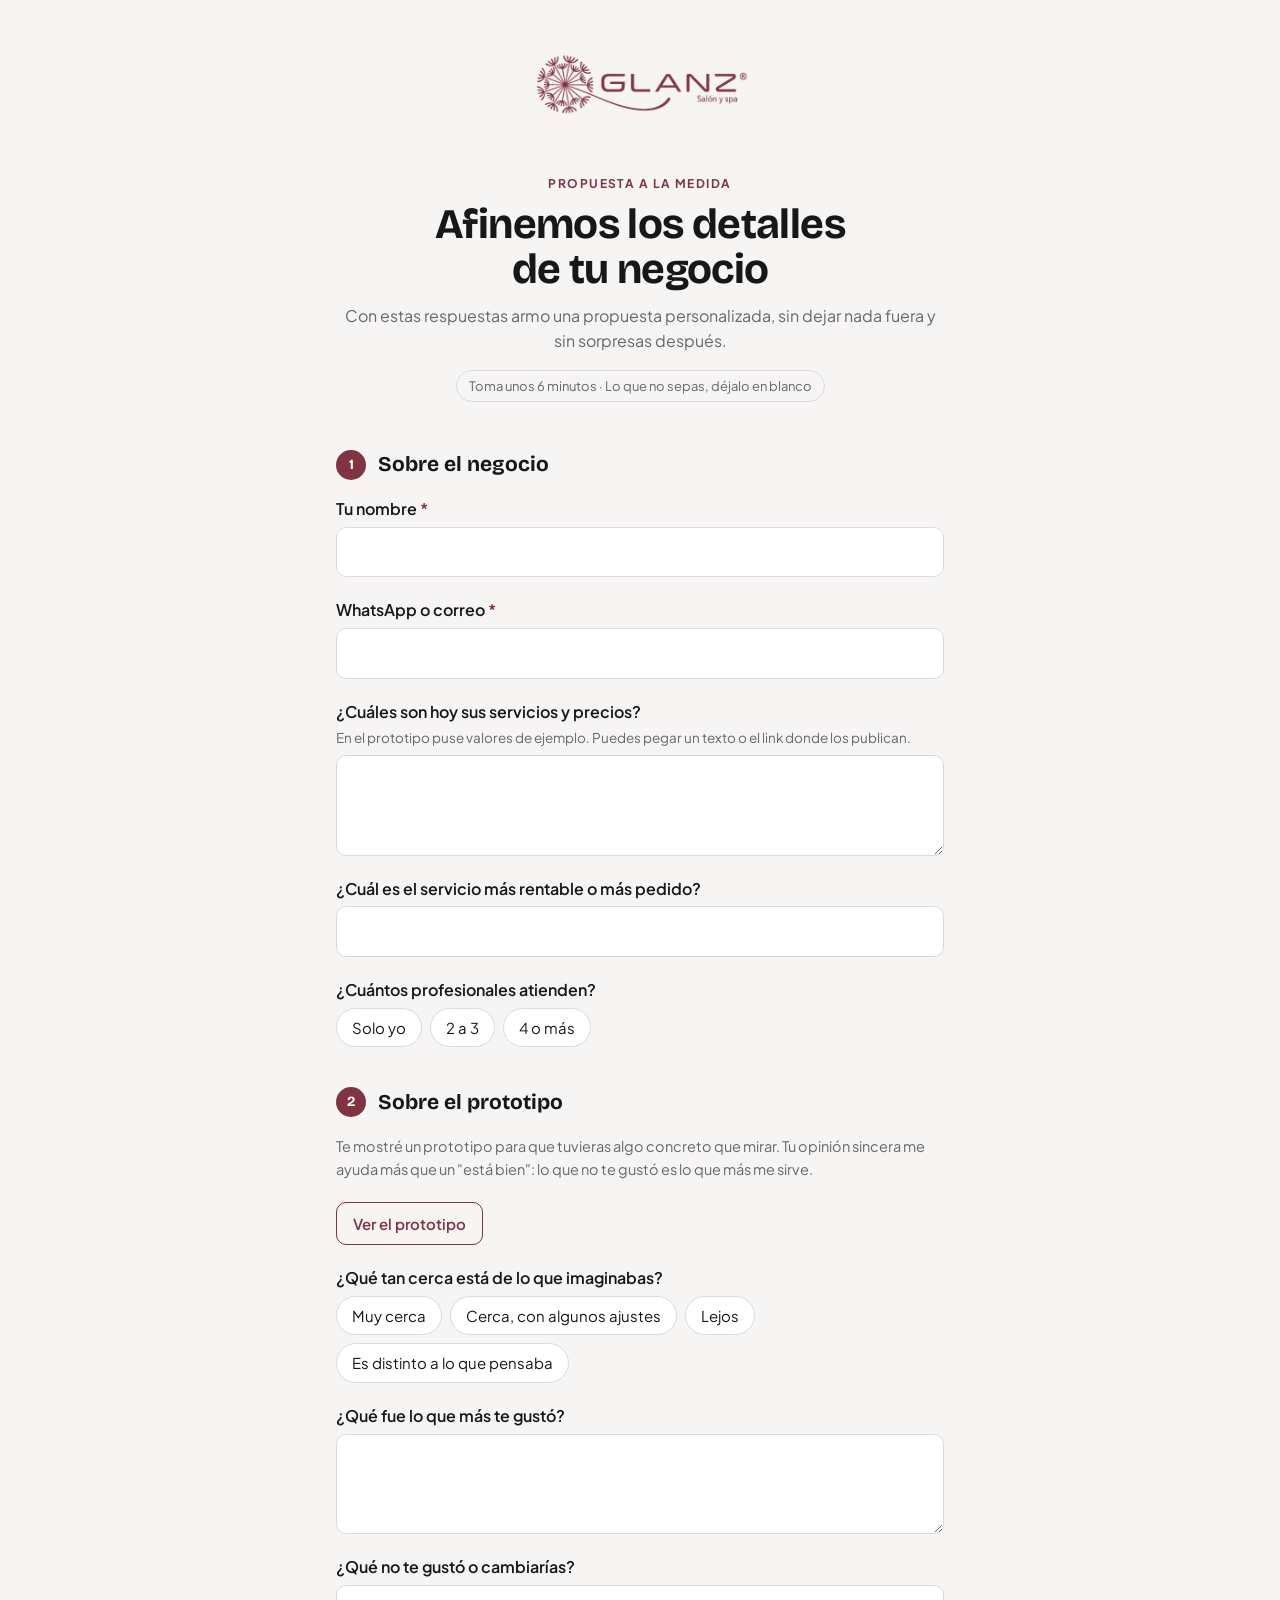
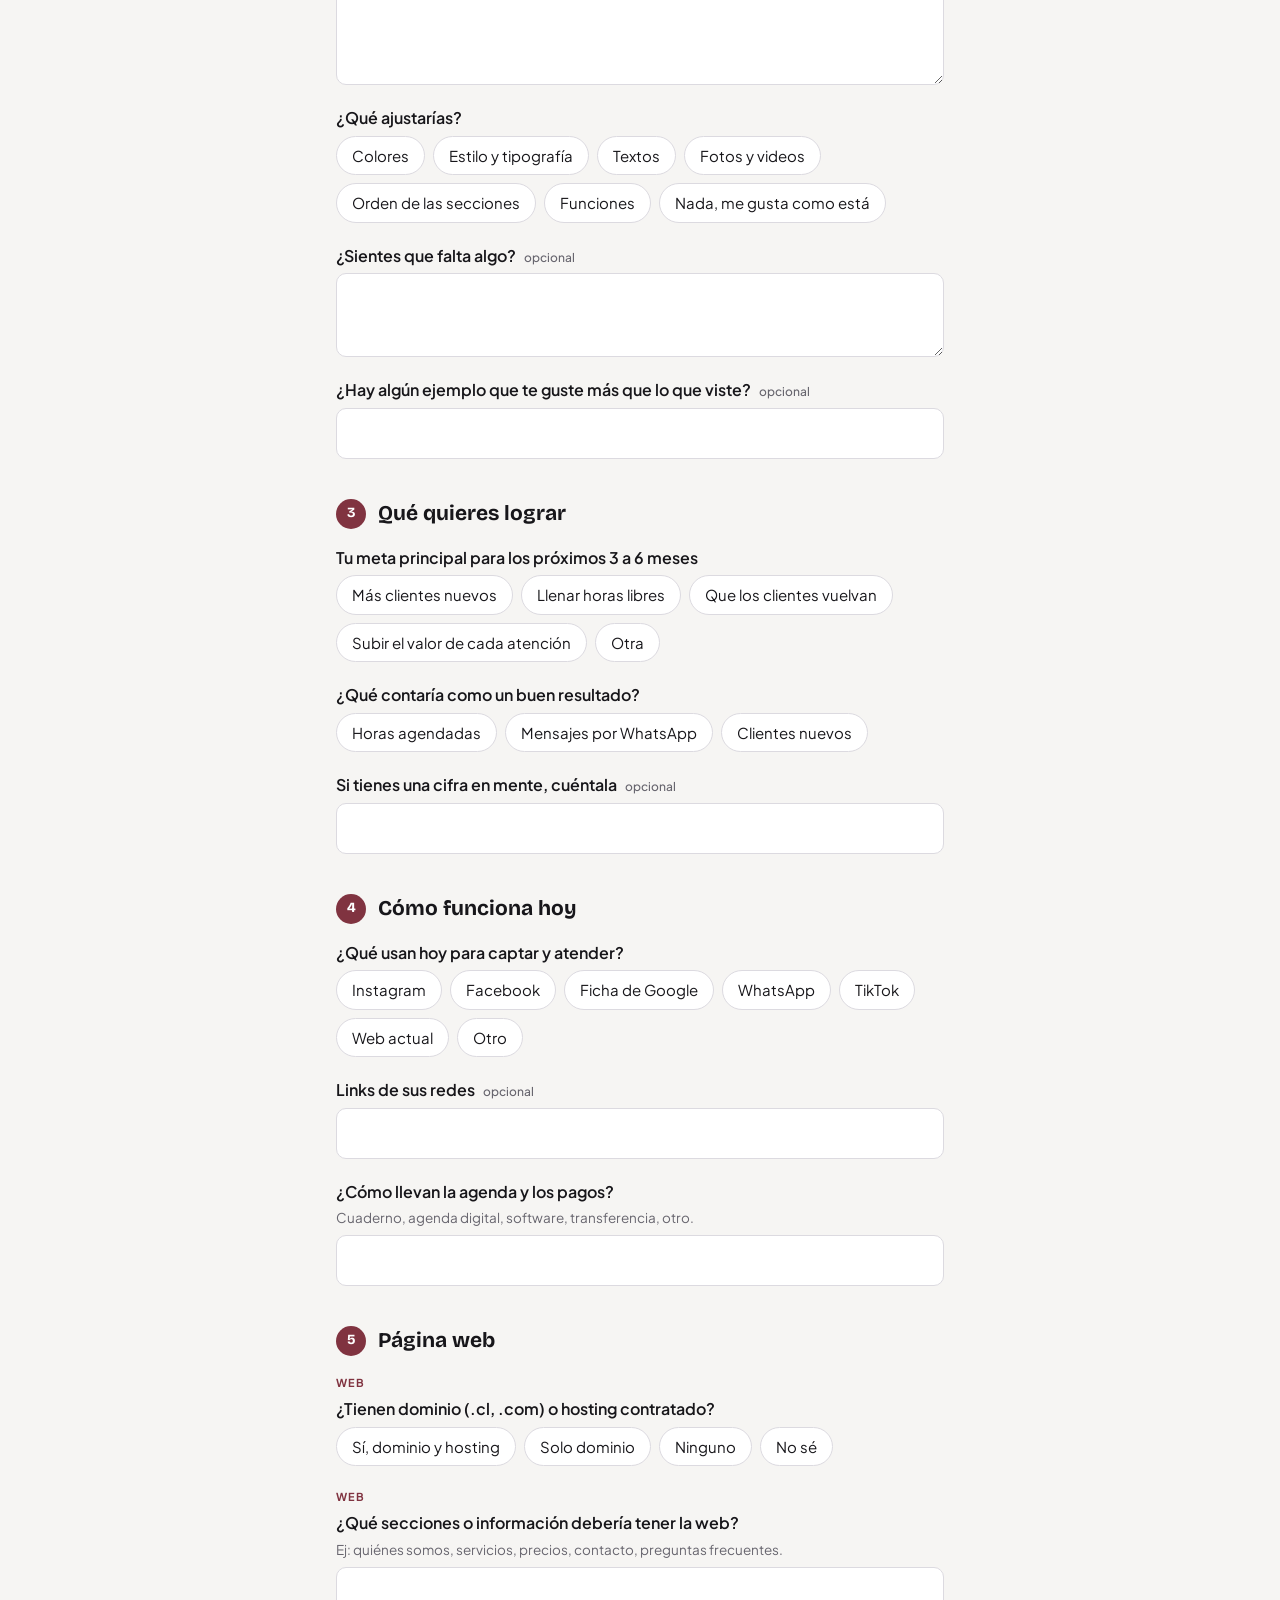
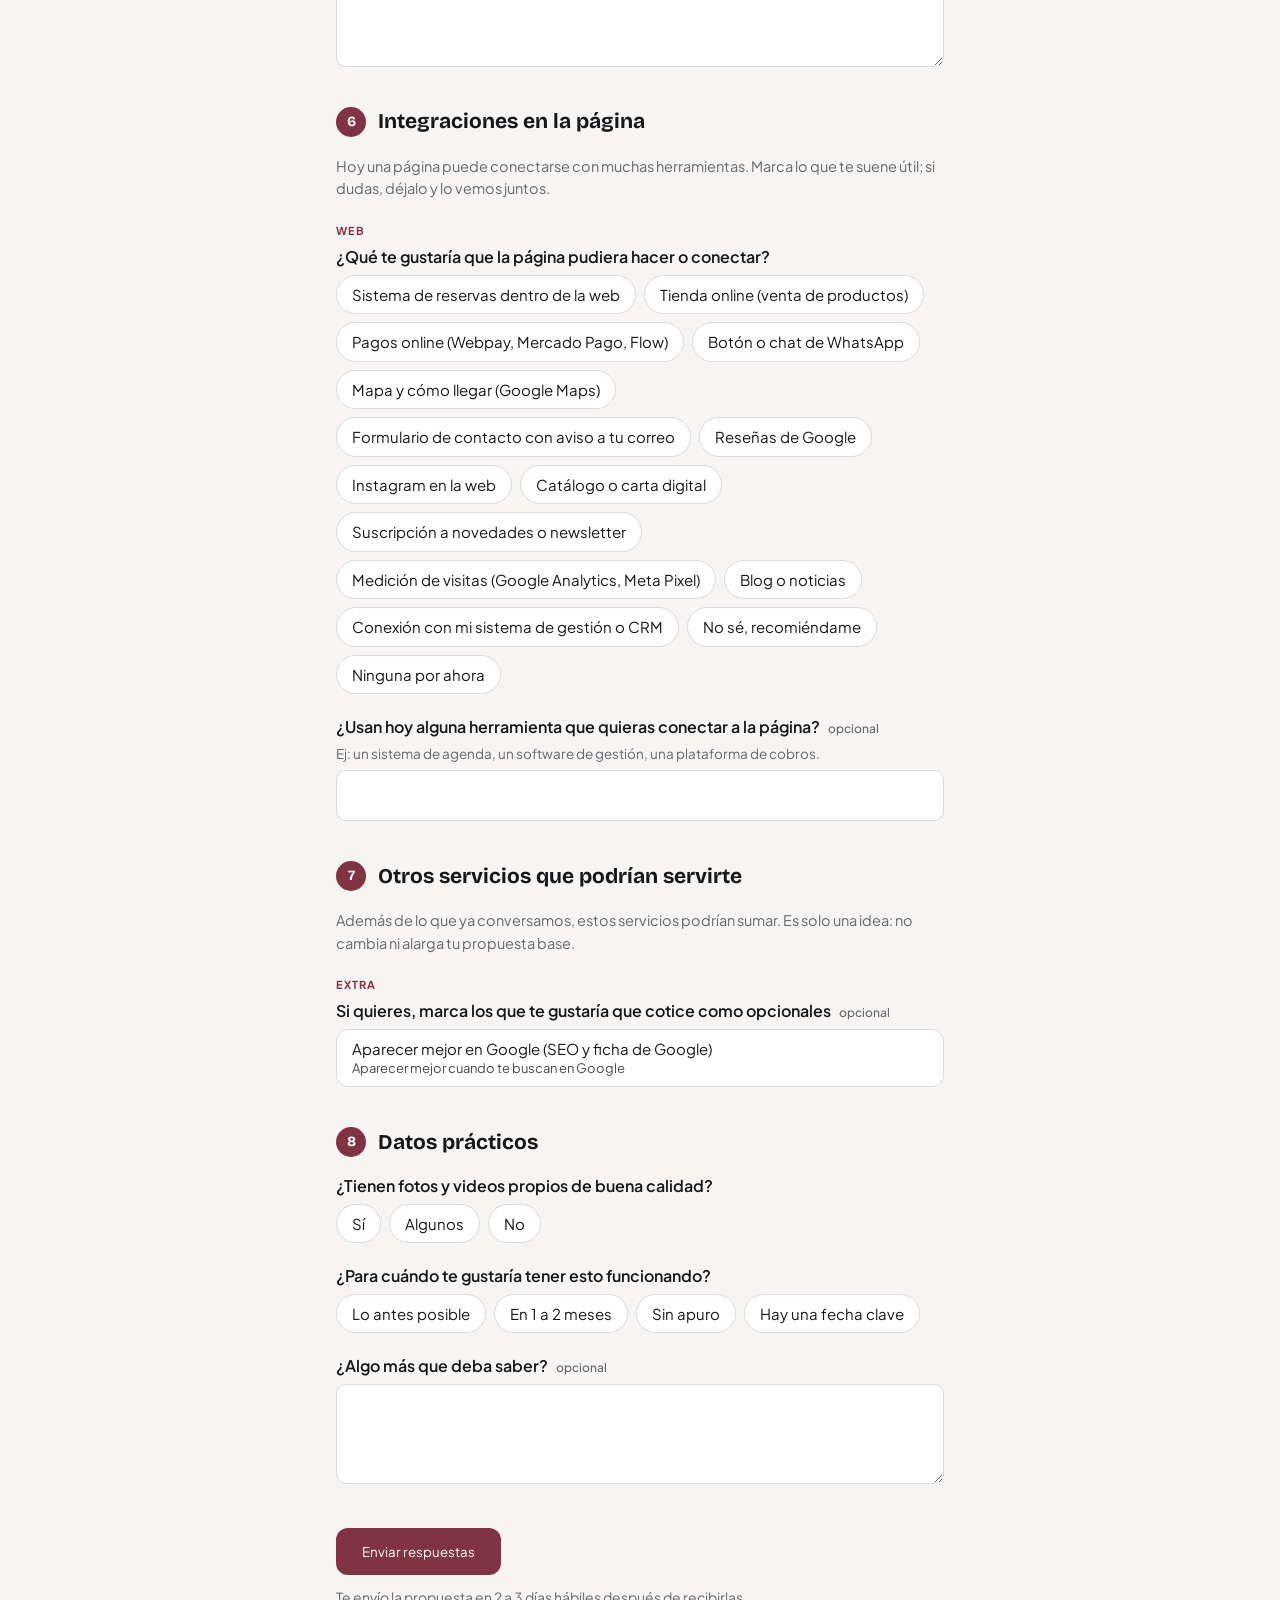
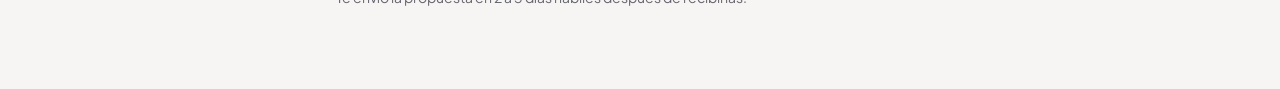
<file: consulta-glanz.html>
<!doctype html>
<html lang="es">
<head>
<meta charset="utf-8">
<meta name="viewport" content="width=device-width, initial-scale=1">
<meta name="robots" content="noindex">
<meta name="theme-color" content="#f6f5f3">
<title>Glanz Salon y Spa · Afinemos los detalles de tu negocio</title>
<link rel="preconnect" href="https://fonts.googleapis.com">
<link rel="stylesheet" href="https://fonts.googleapis.com/css2?family=Bricolage+Grotesque:opsz,wght@12..96,700&family=Plus+Jakarta+Sans:wght@400;500;600;700&display=swap">
<style>
:root{--bg:#0b0b0d;--panel:#15151a;--fg:#f3f1ee;--mut:#9b99a1;--line:#2b2b33;--field:#101014;--acc:#803340;--acc-fg:#ffffff}.light{--bg:#f6f5f3;--panel:#ffffff;--fg:#17161a;--mut:#67656e;--line:#dcdae0;--field:#ffffff}*{box-sizing:border-box}html{-webkit-text-size-adjust:100%}body{margin:0;background:var(--bg);color:var(--fg);font:16px/1.55 "Plus Jakarta Sans","Segoe UI",system-ui,sans-serif}.prog{position:fixed;inset:0 0 auto 0;height:3px;background:transparent;z-index:5}.prog i{display:block;height:100%;width:0;background:var(--acc);transition:width .25s}.wrap{max-width:640px;margin:0 auto;padding:28px 16px 80px}.brand{display:flex;flex-direction:column;align-items:center;gap:12px;margin-bottom:32px;text-align:center}.brand img{display:block;height:var(--lh,56px);width:auto;max-width:min(260px,64vw);object-fit:contain}.brand b{font:700 14px "Bricolage Grotesque",sans-serif;letter-spacing:.16em;text-transform:uppercase}#intro{text-align:center}.q[data-if]{padding-left:14px;border-left:2px solid var(--line)}.eyebrow{display:inline-block;color:var(--acc);font-weight:700;font-size:12px;letter-spacing:.12em;text-transform:uppercase;margin:0 0 8px}h1{font:700 clamp(30px,7vw,42px)/1.08 "Bricolage Grotesque",sans-serif;margin:0 0 12px;letter-spacing:-.015em;text-wrap:balance}.lead{color:var(--mut);margin:0 auto 16px;max-width:52ch}.meta{display:inline-block;font-size:13px;color:var(--mut);border:1px solid var(--line);border-radius:999px;padding:5px 12px;margin-bottom:8px}section.sec{margin-top:40px;display:flex;flex-direction:column;gap:22px}h2{display:flex;align-items:center;gap:12px;font:700 21px/1.2 "Bricolage Grotesque",sans-serif;margin:0 0 -4px}h2 .n{flex:none;display:grid;place-items:center;width:30px;height:30px;border-radius:50%;background:var(--acc);color:var(--acc-fg);font-size:14px}.q{display:flex;flex-direction:column;gap:7px}.ql{font-weight:600;line-height:1.35}.ql-t+.op{margin-left:8px}.op{font-style:normal;font-weight:500;font-size:12px;color:var(--mut)}.req .ql-t::after{content:" *";color:var(--acc)}.hint{color:var(--mut);font-size:13.5px;line-height:1.4}.tag{align-self:flex-start;font-size:11px;font-weight:700;letter-spacing:.08em;text-transform:uppercase;color:var(--acc)}input[type=text],select,textarea{width:100%;font:inherit;color:var(--fg);background:var(--field);border:1px solid var(--line);border-radius:10px;padding:12px 14px}textarea{resize:vertical;min-height:84px}select{appearance:auto}input:focus-visible,select:focus-visible,textarea:focus-visible{outline:2px solid var(--acc);outline-offset:1px;border-color:var(--acc)}.bad{border-color:#e5484d!important}.opts{display:flex;flex-wrap:wrap;gap:8px}.opt{position:relative}.opt input{position:absolute;opacity:0;inset:0;margin:0;cursor:pointer}.opt span{display:block;padding:9px 15px;border:1px solid var(--line);border-radius:999px;background:var(--field);font-size:15px;line-height:1.3}.opt input:checked+span{background:var(--acc);border-color:var(--acc);color:var(--acc-fg);font-weight:600}.opt input:focus-visible+span{outline:2px solid var(--acc);outline-offset:2px}.opts.list{flex-direction:column;align-items:stretch}.opts.list .opt span{border-radius:12px}.opt small{display:block;font-size:13px;font-weight:400;opacity:.78;margin-top:2px}.sec-intro{margin:0;color:var(--mut);font-size:14.5px}.sec-link{margin:0}.sec-link a{display:inline-block;text-decoration:none;font-weight:600;font-size:15px;border:1px solid var(--acc);color:var(--acc);border-radius:10px;padding:9px 16px}.sec-link a:focus-visible{outline:2px solid var(--fg);outline-offset:2px}.send{margin-top:44px;display:flex;flex-direction:column;gap:12px;align-items:flex-start}button.go{font:700 16px inherit;font-family:inherit;cursor:pointer;background:var(--acc);color:var(--acc-fg);border:0;border-radius:12px;padding:15px 26px}button.go:focus-visible,button.alt:focus-visible{outline:2px solid var(--fg);outline-offset:3px}.foot{color:var(--mut);font-size:14px;margin:0}.err{color:#e5484d;font-size:14px;margin:0}.thanks{margin-top:24px;text-align:center}.thanks h2{font-size:30px;justify-content:center}.thanks .row{display:flex;flex-wrap:wrap;gap:10px;margin-top:18px;justify-content:center}a.go,button.alt{display:inline-block;text-decoration:none;font:600 15px "Plus Jakarta Sans",sans-serif;cursor:pointer;border-radius:12px;padding:12px 20px}a.go{background:var(--acc);color:var(--acc-fg)}button.alt{background:transparent;color:var(--fg);border:1px solid var(--line)}.pvnote{background:var(--panel);border:1px dashed var(--line);border-radius:10px;padding:10px 14px;color:var(--mut);font-size:13.5px;margin-top:14px}[hidden]{display:none!important}.brand img.pad{padding:8px 12px;border-radius:10px;box-sizing:content-box}.brand img.dk{background:#141417}.brand img.lt{background:#f4f2ee}.side,.mob{display:none}.wrap{position:relative}.mob{position:fixed;z-index:2;bottom:calc(10px + env(safe-area-inset-bottom,0px));right:10px;width:clamp(48px,15vw,72px);height:auto;transform:rotate(7deg);pointer-events:none;filter:drop-shadow(0 3px 6px rgba(0,0,0,.2))}.page.has .mob{display:block}@media (min-width:1000px){.page.has .mob{display:none}.page.has .side{display:block;position:fixed;z-index:1;pointer-events:none;width:min(var(--ss,190px),calc((100vw - 700px)/2 - 24px))}.page.has .side.l{left:24px}.page.has .side.r{right:24px}.page.has.pos-diag .side.l,.page.has.pos-top .side{top:24px}.page.has.pos-diag .side.r,.page.has.pos-bottom .side{bottom:24px}.side img{display:block;width:100%;height:auto;filter:drop-shadow(0 4px 8px rgba(0,0,0,.22))}.side.l img{transform:rotate(-7deg)}.side.r img{transform:rotate(6deg)}}@media (prefers-reduced-motion:reduce){.prog i{transition:none}}
</style>
</head>
<body class="light">
<div class="prog" aria-hidden="true"><i id="bar"></i></div>
<div class="page" style="--ss:130px">
<div class="wrap">
<header class="brand" style="--lh:110px"><img src="[data-uri]" alt=""></header>
<div id="intro"><span class="eyebrow">Propuesta a la medida</span>
<h1>Afinemos los detalles de tu negocio</h1>
<p class="lead">Con estas respuestas armo una propuesta personalizada, sin dejar nada fuera y sin sorpresas después.</p>
<span class="meta">Toma unos 6 minutos · Lo que no sepas, déjalo en blanco</span></div>
<form id="f" novalidate>
<section class="sec"><h2 data-t="Sobre el negocio"><span class="n">1</span>Sobre el negocio</h2>
<div class="q req"><label class="ql" for="q_nombre" data-t="Tu nombre"><span class="ql-t">Tu nombre</span></label><input type="text" id="q_nombre" name="q_nombre" required autocomplete="off"></div>
<div class="q req"><label class="ql" for="q_contacto" data-t="WhatsApp o correo"><span class="ql-t">WhatsApp o correo</span></label><input type="text" id="q_contacto" name="q_contacto" required autocomplete="off"></div>
<div class="q"><label class="ql" for="q_planes" data-t="¿Cuáles son hoy sus servicios y precios?"><span class="ql-t">¿Cuáles son hoy sus servicios y precios?</span></label><span class="hint">En el prototipo puse valores de ejemplo. Puedes pegar un texto o el link donde los publican.</span><textarea id="q_planes" name="q_planes" rows="3"></textarea></div>
<div class="q"><label class="ql" for="q_rentable" data-t="¿Cuál es el servicio más rentable o más pedido?"><span class="ql-t">¿Cuál es el servicio más rentable o más pedido?</span></label><input type="text" id="q_rentable" name="q_rentable" autocomplete="off"></div>
<div class="q" role="group" aria-labelledby="l_cap"><div class="ql" id="l_cap" data-t="¿Cuántos profesionales atienden?"><span class="ql-t">¿Cuántos profesionales atienden?</span></div><div class="opts"><label class="opt"><input type="radio" name="q_cap" value="Solo yo"><span>Solo yo</span></label><label class="opt"><input type="radio" name="q_cap" value="2 a 3"><span>2 a 3</span></label><label class="opt"><input type="radio" name="q_cap" value="4 o más"><span>4 o más</span></label></div></div>
</section>
<section class="sec"><h2 data-t="Sobre el prototipo"><span class="n">2</span>Sobre el prototipo</h2><p class="sec-intro">Te mostré un prototipo para que tuvieras algo concreto que mirar. Tu opinión sincera me ayuda más que un &quot;está bien&quot;: lo que no te gustó es lo que más me sirve.</p><p class="sec-link"><a href="https://vicentebaricic.github.io/glanzsalonspa/" target="_blank" rel="noopener">Ver el prototipo</a></p>
<div class="q" role="group" aria-labelledby="l_proto_cerca"><div class="ql" id="l_proto_cerca" data-t="¿Qué tan cerca está de lo que imaginabas?"><span class="ql-t">¿Qué tan cerca está de lo que imaginabas?</span></div><div class="opts"><label class="opt"><input type="radio" name="q_proto_cerca" value="Muy cerca"><span>Muy cerca</span></label><label class="opt"><input type="radio" name="q_proto_cerca" value="Cerca, con algunos ajustes"><span>Cerca, con algunos ajustes</span></label><label class="opt"><input type="radio" name="q_proto_cerca" value="Lejos"><span>Lejos</span></label><label class="opt"><input type="radio" name="q_proto_cerca" value="Es distinto a lo que pensaba"><span>Es distinto a lo que pensaba</span></label></div></div>
<div class="q"><label class="ql" for="q_proto_gusto" data-t="¿Qué fue lo que más te gustó?"><span class="ql-t">¿Qué fue lo que más te gustó?</span></label><textarea id="q_proto_gusto" name="q_proto_gusto" rows="3"></textarea></div>
<div class="q"><label class="ql" for="q_proto_nogusto" data-t="¿Qué no te gustó o cambiarías?"><span class="ql-t">¿Qué no te gustó o cambiarías?</span></label><textarea id="q_proto_nogusto" name="q_proto_nogusto" rows="3"></textarea></div>
<div class="q" role="group" aria-labelledby="l_proto_ajustes"><div class="ql" id="l_proto_ajustes" data-t="¿Qué ajustarías?"><span class="ql-t">¿Qué ajustarías?</span></div><div class="opts"><label class="opt"><input type="checkbox" name="q_proto_ajustes" value="Colores"><span>Colores</span></label><label class="opt"><input type="checkbox" name="q_proto_ajustes" value="Estilo y tipografía"><span>Estilo y tipografía</span></label><label class="opt"><input type="checkbox" name="q_proto_ajustes" value="Textos"><span>Textos</span></label><label class="opt"><input type="checkbox" name="q_proto_ajustes" value="Fotos y videos"><span>Fotos y videos</span></label><label class="opt"><input type="checkbox" name="q_proto_ajustes" value="Orden de las secciones"><span>Orden de las secciones</span></label><label class="opt"><input type="checkbox" name="q_proto_ajustes" value="Funciones"><span>Funciones</span></label><label class="opt"><input type="checkbox" name="q_proto_ajustes" value="Nada, me gusta como está"><span>Nada, me gusta como está</span></label></div></div>
<div class="q"><label class="ql" for="q_proto_falta" data-t="¿Sientes que falta algo?"><span class="ql-t">¿Sientes que falta algo?</span><em class="op">opcional</em></label><textarea id="q_proto_falta" name="q_proto_falta" rows="2"></textarea></div>
<div class="q"><label class="ql" for="q_proto_ref" data-t="¿Hay algún ejemplo que te guste más que lo que viste?"><span class="ql-t">¿Hay algún ejemplo que te guste más que lo que viste?</span><em class="op">opcional</em></label><input type="text" id="q_proto_ref" name="q_proto_ref" autocomplete="off"></div>
</section>
<section class="sec"><h2 data-t="Qué quieres lograr"><span class="n">3</span>Qué quieres lograr</h2>
<div class="q" role="group" aria-labelledby="l_meta"><div class="ql" id="l_meta" data-t="Tu meta principal para los próximos 3 a 6 meses"><span class="ql-t">Tu meta principal para los próximos 3 a 6 meses</span></div><div class="opts"><label class="opt"><input type="radio" name="q_meta" value="Más clientes nuevos"><span>Más clientes nuevos</span></label><label class="opt"><input type="radio" name="q_meta" value="Llenar horas libres"><span>Llenar horas libres</span></label><label class="opt"><input type="radio" name="q_meta" value="Que los clientes vuelvan"><span>Que los clientes vuelvan</span></label><label class="opt"><input type="radio" name="q_meta" value="Subir el valor de cada atención"><span>Subir el valor de cada atención</span></label><label class="opt"><input type="radio" name="q_meta" value="Otra"><span>Otra</span></label></div></div>
<div class="q" role="group" aria-labelledby="l_exito"><div class="ql" id="l_exito" data-t="¿Qué contaría como un buen resultado?"><span class="ql-t">¿Qué contaría como un buen resultado?</span></div><div class="opts"><label class="opt"><input type="checkbox" name="q_exito" value="Horas agendadas"><span>Horas agendadas</span></label><label class="opt"><input type="checkbox" name="q_exito" value="Mensajes por WhatsApp"><span>Mensajes por WhatsApp</span></label><label class="opt"><input type="checkbox" name="q_exito" value="Clientes nuevos"><span>Clientes nuevos</span></label></div></div>
<div class="q"><label class="ql" for="q_cifra" data-t="Si tienes una cifra en mente, cuéntala"><span class="ql-t">Si tienes una cifra en mente, cuéntala</span><em class="op">opcional</em></label><input type="text" id="q_cifra" name="q_cifra" autocomplete="off"></div>
</section>
<section class="sec"><h2 data-t="Cómo funciona hoy"><span class="n">4</span>Cómo funciona hoy</h2>
<div class="q" role="group" aria-labelledby="l_canales"><div class="ql" id="l_canales" data-t="¿Qué usan hoy para captar y atender?"><span class="ql-t">¿Qué usan hoy para captar y atender?</span></div><div class="opts"><label class="opt"><input type="checkbox" name="q_canales" value="Instagram"><span>Instagram</span></label><label class="opt"><input type="checkbox" name="q_canales" value="Facebook"><span>Facebook</span></label><label class="opt"><input type="checkbox" name="q_canales" value="Ficha de Google"><span>Ficha de Google</span></label><label class="opt"><input type="checkbox" name="q_canales" value="WhatsApp"><span>WhatsApp</span></label><label class="opt"><input type="checkbox" name="q_canales" value="TikTok"><span>TikTok</span></label><label class="opt"><input type="checkbox" name="q_canales" value="Web actual"><span>Web actual</span></label><label class="opt"><input type="checkbox" name="q_canales" value="Otro"><span>Otro</span></label></div></div>
<div class="q"><label class="ql" for="q_links" data-t="Links de sus redes"><span class="ql-t">Links de sus redes</span><em class="op">opcional</em></label><input type="text" id="q_links" name="q_links" autocomplete="off"></div>
<div class="q"><label class="ql" for="q_gestion" data-t="¿Cómo llevan la agenda y los pagos?"><span class="ql-t">¿Cómo llevan la agenda y los pagos?</span></label><span class="hint">Cuaderno, agenda digital, software, transferencia, otro.</span><input type="text" id="q_gestion" name="q_gestion" autocomplete="off"></div>
</section>
<section class="sec"><h2 data-t="Página web"><span class="n">5</span>Página web</h2>
<div class="q" role="group" aria-labelledby="l_d_dominio"><span class="tag">Web</span><div class="ql" id="l_d_dominio" data-t="¿Tienen dominio (.cl, .com) o hosting contratado?"><span class="ql-t">¿Tienen dominio (.cl, .com) o hosting contratado?</span></div><div class="opts"><label class="opt"><input type="radio" name="q_d_dominio" value="Sí, dominio y hosting"><span>Sí, dominio y hosting</span></label><label class="opt"><input type="radio" name="q_d_dominio" value="Solo dominio"><span>Solo dominio</span></label><label class="opt"><input type="radio" name="q_d_dominio" value="Ninguno"><span>Ninguno</span></label><label class="opt"><input type="radio" name="q_d_dominio" value="No sé"><span>No sé</span></label></div></div>
<div class="q"><span class="tag">Web</span><label class="ql" for="q_d_secciones" data-t="¿Qué secciones o información debería tener la web?"><span class="ql-t">¿Qué secciones o información debería tener la web?</span></label><span class="hint">Ej: quiénes somos, servicios, precios, contacto, preguntas frecuentes.</span><textarea id="q_d_secciones" name="q_d_secciones" rows="3"></textarea></div>
</section>
<section class="sec"><h2 data-t="Integraciones en la página"><span class="n">6</span>Integraciones en la página</h2><p class="sec-intro">Hoy una página puede conectarse con muchas herramientas. Marca lo que te suene útil; si dudas, déjalo y lo vemos juntos.</p>
<div class="q" role="group" aria-labelledby="l_integra"><span class="tag">Web</span><div class="ql" id="l_integra" data-t="¿Qué te gustaría que la página pudiera hacer o conectar?"><span class="ql-t">¿Qué te gustaría que la página pudiera hacer o conectar?</span></div><div class="opts"><label class="opt"><input type="checkbox" name="q_integra" value="Sistema de reservas dentro de la web"><span>Sistema de reservas dentro de la web</span></label><label class="opt"><input type="checkbox" name="q_integra" value="Tienda online (venta de productos)"><span>Tienda online (venta de productos)</span></label><label class="opt"><input type="checkbox" name="q_integra" value="Pagos online (Webpay, Mercado Pago, Flow)"><span>Pagos online (Webpay, Mercado Pago, Flow)</span></label><label class="opt"><input type="checkbox" name="q_integra" value="Botón o chat de WhatsApp"><span>Botón o chat de WhatsApp</span></label><label class="opt"><input type="checkbox" name="q_integra" value="Mapa y cómo llegar (Google Maps)"><span>Mapa y cómo llegar (Google Maps)</span></label><label class="opt"><input type="checkbox" name="q_integra" value="Formulario de contacto con aviso a tu correo"><span>Formulario de contacto con aviso a tu correo</span></label><label class="opt"><input type="checkbox" name="q_integra" value="Reseñas de Google"><span>Reseñas de Google</span></label><label class="opt"><input type="checkbox" name="q_integra" value="Instagram en la web"><span>Instagram en la web</span></label><label class="opt"><input type="checkbox" name="q_integra" value="Catálogo o carta digital"><span>Catálogo o carta digital</span></label><label class="opt"><input type="checkbox" name="q_integra" value="Suscripción a novedades o newsletter"><span>Suscripción a novedades o newsletter</span></label><label class="opt"><input type="checkbox" name="q_integra" value="Medición de visitas (Google Analytics, Meta Pixel)"><span>Medición de visitas (Google Analytics, Meta Pixel)</span></label><label class="opt"><input type="checkbox" name="q_integra" value="Blog o noticias"><span>Blog o noticias</span></label><label class="opt"><input type="checkbox" name="q_integra" value="Conexión con mi sistema de gestión o CRM"><span>Conexión con mi sistema de gestión o CRM</span></label><label class="opt"><input type="checkbox" name="q_integra" value="No sé, recomiéndame"><span>No sé, recomiéndame</span></label><label class="opt"><input type="checkbox" name="q_integra" value="Ninguna por ahora"><span>Ninguna por ahora</span></label></div></div>
<div class="q" data-if="Sistema de reservas dentro de la web" hidden><span class="tag">Reservas</span><label class="ql" for="q_i_res_que" data-t="¿Qué quieres que los clientes puedan reservar?"><span class="ql-t">¿Qué quieres que los clientes puedan reservar?</span></label><span class="hint">Clases, horas, mesas, consultas…</span><input type="text" id="q_i_res_que" name="q_i_res_que" autocomplete="off"></div>
<div class="q" data-if="Sistema de reservas dentro de la web" hidden role="group" aria-labelledby="l_i_res_como"><span class="tag">Reservas</span><div class="ql" id="l_i_res_como" data-t="¿Cómo agendan hoy?"><span class="ql-t">¿Cómo agendan hoy?</span></div><div class="opts"><label class="opt"><input type="radio" name="q_i_res_como" value="WhatsApp"><span>WhatsApp</span></label><label class="opt"><input type="radio" name="q_i_res_como" value="Teléfono"><span>Teléfono</span></label><label class="opt"><input type="radio" name="q_i_res_como" value="Planilla o agenda"><span>Planilla o agenda</span></label><label class="opt"><input type="radio" name="q_i_res_como" value="Software"><span>Software</span></label><label class="opt"><input type="radio" name="q_i_res_como" value="Otro"><span>Otro</span></label></div></div>
<div class="q" data-if="Sistema de reservas dentro de la web" hidden role="group" aria-labelledby="l_i_res_cant"><span class="tag">Reservas</span><div class="ql" id="l_i_res_cant" data-t="¿Cuántos profesionales, salas o mesas se agendan por separado?"><span class="ql-t">¿Cuántos profesionales, salas o mesas se agendan por separado?</span></div><div class="opts"><label class="opt"><input type="radio" name="q_i_res_cant" value="Uno solo"><span>Uno solo</span></label><label class="opt"><input type="radio" name="q_i_res_cant" value="2 a 5"><span>2 a 5</span></label><label class="opt"><input type="radio" name="q_i_res_cant" value="Más de 5"><span>Más de 5</span></label><label class="opt"><input type="radio" name="q_i_res_cant" value="No sé"><span>No sé</span></label></div></div>
<div class="q" data-if="Sistema de reservas dentro de la web" hidden role="group" aria-labelledby="l_i_res_pago"><span class="tag">Reservas</span><div class="ql" id="l_i_res_pago" data-t="¿Quieres que paguen o dejen un abono al reservar?"><span class="ql-t">¿Quieres que paguen o dejen un abono al reservar?</span></div><div class="opts"><label class="opt"><input type="radio" name="q_i_res_pago" value="Sí, pago completo"><span>Sí, pago completo</span></label><label class="opt"><input type="radio" name="q_i_res_pago" value="Sí, un abono"><span>Sí, un abono</span></label><label class="opt"><input type="radio" name="q_i_res_pago" value="No, pagan en el local"><span>No, pagan en el local</span></label><label class="opt"><input type="radio" name="q_i_res_pago" value="No sé"><span>No sé</span></label></div></div>
<div class="q" data-if="Tienda online (venta de productos)" hidden role="group" aria-labelledby="l_i_shop_n"><span class="tag">Tienda</span><div class="ql" id="l_i_shop_n" data-t="¿Cuántos productos venderían aproximadamente?"><span class="ql-t">¿Cuántos productos venderían aproximadamente?</span></div><div class="opts"><label class="opt"><input type="radio" name="q_i_shop_n" value="Menos de 20"><span>Menos de 20</span></label><label class="opt"><input type="radio" name="q_i_shop_n" value="20 a 100"><span>20 a 100</span></label><label class="opt"><input type="radio" name="q_i_shop_n" value="Más de 100"><span>Más de 100</span></label></div></div>
<div class="q" data-if="Tienda online (venta de productos)" hidden><span class="tag">Tienda</span><label class="ql" for="q_i_shop_inv" data-t="¿Cómo manejan el inventario hoy?"><span class="ql-t">¿Cómo manejan el inventario hoy?</span></label><span class="hint">Planilla, sistema, de memoria…</span><input type="text" id="q_i_shop_inv" name="q_i_shop_inv" autocomplete="off"></div>
<div class="q" data-if="Tienda online (venta de productos)" hidden role="group" aria-labelledby="l_i_shop_desp"><span class="tag">Tienda</span><div class="ql" id="l_i_shop_desp" data-t="¿Cómo enviarían los pedidos?"><span class="ql-t">¿Cómo enviarían los pedidos?</span></div><div class="opts"><label class="opt"><input type="radio" name="q_i_shop_desp" value="Courier"><span>Courier</span></label><label class="opt"><input type="radio" name="q_i_shop_desp" value="Despacho propio"><span>Despacho propio</span></label><label class="opt"><input type="radio" name="q_i_shop_desp" value="Retiro en tienda"><span>Retiro en tienda</span></label><label class="opt"><input type="radio" name="q_i_shop_desp" value="Varios"><span>Varios</span></label></div></div>
<div class="q" data-if="Pagos online (Webpay, Mercado Pago, Flow)" hidden role="group" aria-labelledby="l_i_pay_que"><span class="tag">Pagos</span><div class="ql" id="l_i_pay_que" data-t="¿Qué te gustaría cobrar online?"><span class="ql-t">¿Qué te gustaría cobrar online?</span></div><div class="opts"><label class="opt"><input type="checkbox" name="q_i_pay_que" value="Productos"><span>Productos</span></label><label class="opt"><input type="checkbox" name="q_i_pay_que" value="Planes o suscripciones"><span>Planes o suscripciones</span></label><label class="opt"><input type="checkbox" name="q_i_pay_que" value="Servicios o clases sueltas"><span>Servicios o clases sueltas</span></label><label class="opt"><input type="checkbox" name="q_i_pay_que" value="Reservas o abonos"><span>Reservas o abonos</span></label><label class="opt"><input type="checkbox" name="q_i_pay_que" value="Otro"><span>Otro</span></label></div></div>
<div class="q" data-if="Tienda online (venta de productos)||Pagos online (Webpay, Mercado Pago, Flow)" hidden role="group" aria-labelledby="l_i_pay_medios"><span class="tag">Pagos</span><div class="ql" id="l_i_pay_medios" data-t="¿Con qué medios de pago quieren cobrar online?"><span class="ql-t">¿Con qué medios de pago quieren cobrar online?</span></div><div class="opts"><label class="opt"><input type="checkbox" name="q_i_pay_medios" value="Webpay"><span>Webpay</span></label><label class="opt"><input type="checkbox" name="q_i_pay_medios" value="Mercado Pago"><span>Mercado Pago</span></label><label class="opt"><input type="checkbox" name="q_i_pay_medios" value="Flow"><span>Flow</span></label><label class="opt"><input type="checkbox" name="q_i_pay_medios" value="Transferencia"><span>Transferencia</span></label><label class="opt"><input type="checkbox" name="q_i_pay_medios" value="Otro"><span>Otro</span></label></div></div>
<div class="q" data-if="Tienda online (venta de productos)||Pagos online (Webpay, Mercado Pago, Flow)" hidden role="group" aria-labelledby="l_i_pay_cuenta"><span class="tag">Pagos</span><div class="ql" id="l_i_pay_cuenta" data-t="¿Tienen cuenta en alguna pasarela de pago?"><span class="ql-t">¿Tienen cuenta en alguna pasarela de pago?</span></div><div class="opts"><label class="opt"><input type="radio" name="q_i_pay_cuenta" value="Sí"><span>Sí</span></label><label class="opt"><input type="radio" name="q_i_pay_cuenta" value="No"><span>No</span></label><label class="opt"><input type="radio" name="q_i_pay_cuenta" value="No sé"><span>No sé</span></label></div></div>
<div class="q"><label class="ql" for="q_integra_herr" data-t="¿Usan hoy alguna herramienta que quieras conectar a la página?"><span class="ql-t">¿Usan hoy alguna herramienta que quieras conectar a la página?</span><em class="op">opcional</em></label><span class="hint">Ej: un sistema de agenda, un software de gestión, una plataforma de cobros.</span><input type="text" id="q_integra_herr" name="q_integra_herr" autocomplete="off"></div>
</section>
<section class="sec"><h2 data-t="Otros servicios que podrían servirte"><span class="n">7</span>Otros servicios que podrían servirte</h2><p class="sec-intro">Además de lo que ya conversamos, estos servicios podrían sumar. Es solo una idea: no cambia ni alarga tu propuesta base.</p>
<div class="q" role="group" aria-labelledby="l_extras"><span class="tag">Extra</span><div class="ql" id="l_extras" data-t="Si quieres, marca los que te gustaría que cotice como opcionales"><span class="ql-t">Si quieres, marca los que te gustaría que cotice como opcionales</span><em class="op">opcional</em></div><div class="opts list"><label class="opt"><input type="checkbox" name="q_extras" value="Aparecer mejor en Google (SEO y ficha de Google)"><span>Aparecer mejor en Google (SEO y ficha de Google)<small>Aparecer mejor cuando te buscan en Google</small></span></label></div></div>
</section>
<section class="sec"><h2 data-t="Datos prácticos"><span class="n">8</span>Datos prácticos</h2>
<div class="q" role="group" aria-labelledby="l_material"><div class="ql" id="l_material" data-t="¿Tienen fotos y videos propios de buena calidad?"><span class="ql-t">¿Tienen fotos y videos propios de buena calidad?</span></div><div class="opts"><label class="opt"><input type="radio" name="q_material" value="Sí"><span>Sí</span></label><label class="opt"><input type="radio" name="q_material" value="Algunos"><span>Algunos</span></label><label class="opt"><input type="radio" name="q_material" value="No"><span>No</span></label></div></div>
<div class="q" role="group" aria-labelledby="l_inicio"><div class="ql" id="l_inicio" data-t="¿Para cuándo te gustaría tener esto funcionando?"><span class="ql-t">¿Para cuándo te gustaría tener esto funcionando?</span></div><div class="opts"><label class="opt"><input type="radio" name="q_inicio" value="Lo antes posible"><span>Lo antes posible</span></label><label class="opt"><input type="radio" name="q_inicio" value="En 1 a 2 meses"><span>En 1 a 2 meses</span></label><label class="opt"><input type="radio" name="q_inicio" value="Sin apuro"><span>Sin apuro</span></label><label class="opt"><input type="radio" name="q_inicio" value="Hay una fecha clave"><span>Hay una fecha clave</span></label></div></div>
<div class="q"><label class="ql" for="q_mas" data-t="¿Algo más que deba saber?"><span class="ql-t">¿Algo más que deba saber?</span><em class="op">opcional</em></label><textarea id="q_mas" name="q_mas" rows="3"></textarea></div>
</section>
<div class="send"><button class="go" type="submit">Enviar respuestas</button><p class="foot">Te envío la propuesta en 2 a 3 días hábiles después de recibirlas.</p><p class="err" id="err" role="alert" hidden></p></div>
</form>
<div class="thanks" id="thanks" hidden><h2>¡Gracias! 🙌</h2><p class="lead" id="tmsg">Recibí tus respuestas. Te escribo pronto con la propuesta.</p><div class="row" id="trow"></div></div>
</div></div>
<script>
var CFG={"endpoint":"https://formspree.io/f/xyezablq","wa":"56988202844","brand":"Glanz Salon y Spa","preview":false,"subject":"Consulta · Glanz Salon y Spa"};
var f=document.getElementById("f"),bar=document.getElementById("bar"),err=document.getElementById("err");
function answered(q){var e=q.querySelectorAll("input,select,textarea"),k;for(k=0;k<e.length;k++){var x=e[k];if((x.type==="checkbox"||x.type==="radio")?x.checked:x.value.trim())return true}return false}
function progress(){var qs=f.querySelectorAll(".q:not([hidden])"),n=0;qs.forEach(function(q){if(answered(q))n++});bar.style.width=(qs.length?Math.round(100*n/qs.length):0)+"%"}
f.addEventListener("input",progress);f.addEventListener("change",progress);
function reveal(){var on={};f.querySelectorAll("input[type=checkbox]:checked").forEach(function(i){on[i.value]=1});f.querySelectorAll("[data-if]").forEach(function(el){el.hidden=!el.dataset.if.split("||").some(function(k){return on[k]})});progress()}
f.addEventListener("change",reveal);reveal();
function collect(){var out=[];f.querySelectorAll("section.sec").forEach(function(sec){var rows=[];sec.querySelectorAll(".q:not([hidden])").forEach(function(q){var v=[];q.querySelectorAll("input,select,textarea").forEach(function(el){if(el.type==="checkbox"||el.type==="radio"){if(el.checked)v.push(el.value)}else if(el.value.trim())v.push(el.value.trim())});if(v.length)rows.push([q.querySelector(".ql").dataset.t,v.join(", ")])});if(rows.length)out.push([sec.querySelector("h2").dataset.t,rows])});return out}
function asText(data){var t="*"+CFG.subject+"*\n";data.forEach(function(s){t+="\n*"+s[0]+"*\n";s[1].forEach(function(r){t+="- "+r[0]+": "+r[1]+"\n"})});return t}
function copyText(t,btn){function done(){btn.textContent="Copiado"}if(navigator.clipboard&&navigator.clipboard.writeText){navigator.clipboard.writeText(t).then(done,function(){fb()})}else fb();function fb(){var a=document.createElement("textarea");a.value=t;document.body.appendChild(a);a.select();try{document.execCommand("copy");done()}catch(e){}a.remove()}}
function showThanks(text,sent){f.hidden=true;document.getElementById("intro").hidden=true;var th=document.getElementById("thanks"),row=document.getElementById("trow");th.hidden=false;
  if(CFG.preview){document.getElementById("tmsg").textContent="Así se ve el mensaje final. En vista previa no se envió nada."}
  if(!sent){document.getElementById("tmsg").textContent="Último paso: envíame tus respuestas por WhatsApp para que pueda armar tu propuesta.";}
  if(CFG.wa){var a=document.createElement("a");a.className="go";a.target="_blank";a.rel="noopener";a.href="https://wa.me/"+CFG.wa+"?text="+encodeURIComponent(text);a.textContent="Enviar por WhatsApp";row.appendChild(a)}
  var b=document.createElement("button");b.type="button";b.className="alt";b.textContent="Copiar mis respuestas";b.onclick=function(){copyText(text,b)};row.appendChild(b);window.scrollTo(0,0)}
f.addEventListener("submit",function(e){e.preventDefault();err.hidden=true;
  var bad=null;f.querySelectorAll(".req input").forEach(function(i){if(!i.value.trim()){i.classList.add("bad");bad=bad||i}else i.classList.remove("bad")});
  if(bad){err.textContent="Completa tu nombre y un WhatsApp o correo para que pueda responderte.";err.hidden=false;bad.focus();return}
  var data=collect(),text=asText(data);
  if(CFG.preview){showThanks(text,!!CFG.endpoint);return}
  if(!CFG.endpoint){showThanks(text,false);return}
  var btn=f.querySelector("button.go");btn.disabled=true;btn.textContent="Enviando…";
  var payload={_subject:CFG.subject,resumen:text};data.forEach(function(s){s[1].forEach(function(r){payload[r[0]]=r[1]})});
  fetch(CFG.endpoint,{method:"POST",headers:{"Content-Type":"application/json","Accept":"application/json"},body:JSON.stringify(payload)})
   .then(function(r){if(!r.ok)throw 0;showThanks(text,true)})
   .catch(function(){btn.disabled=false;btn.textContent="Enviar respuestas";err.textContent="No pude enviar el formulario. Intenta de nuevo o escríbeme directo por WhatsApp.";err.hidden=false})});
</script>
</body>
</html>
</file>
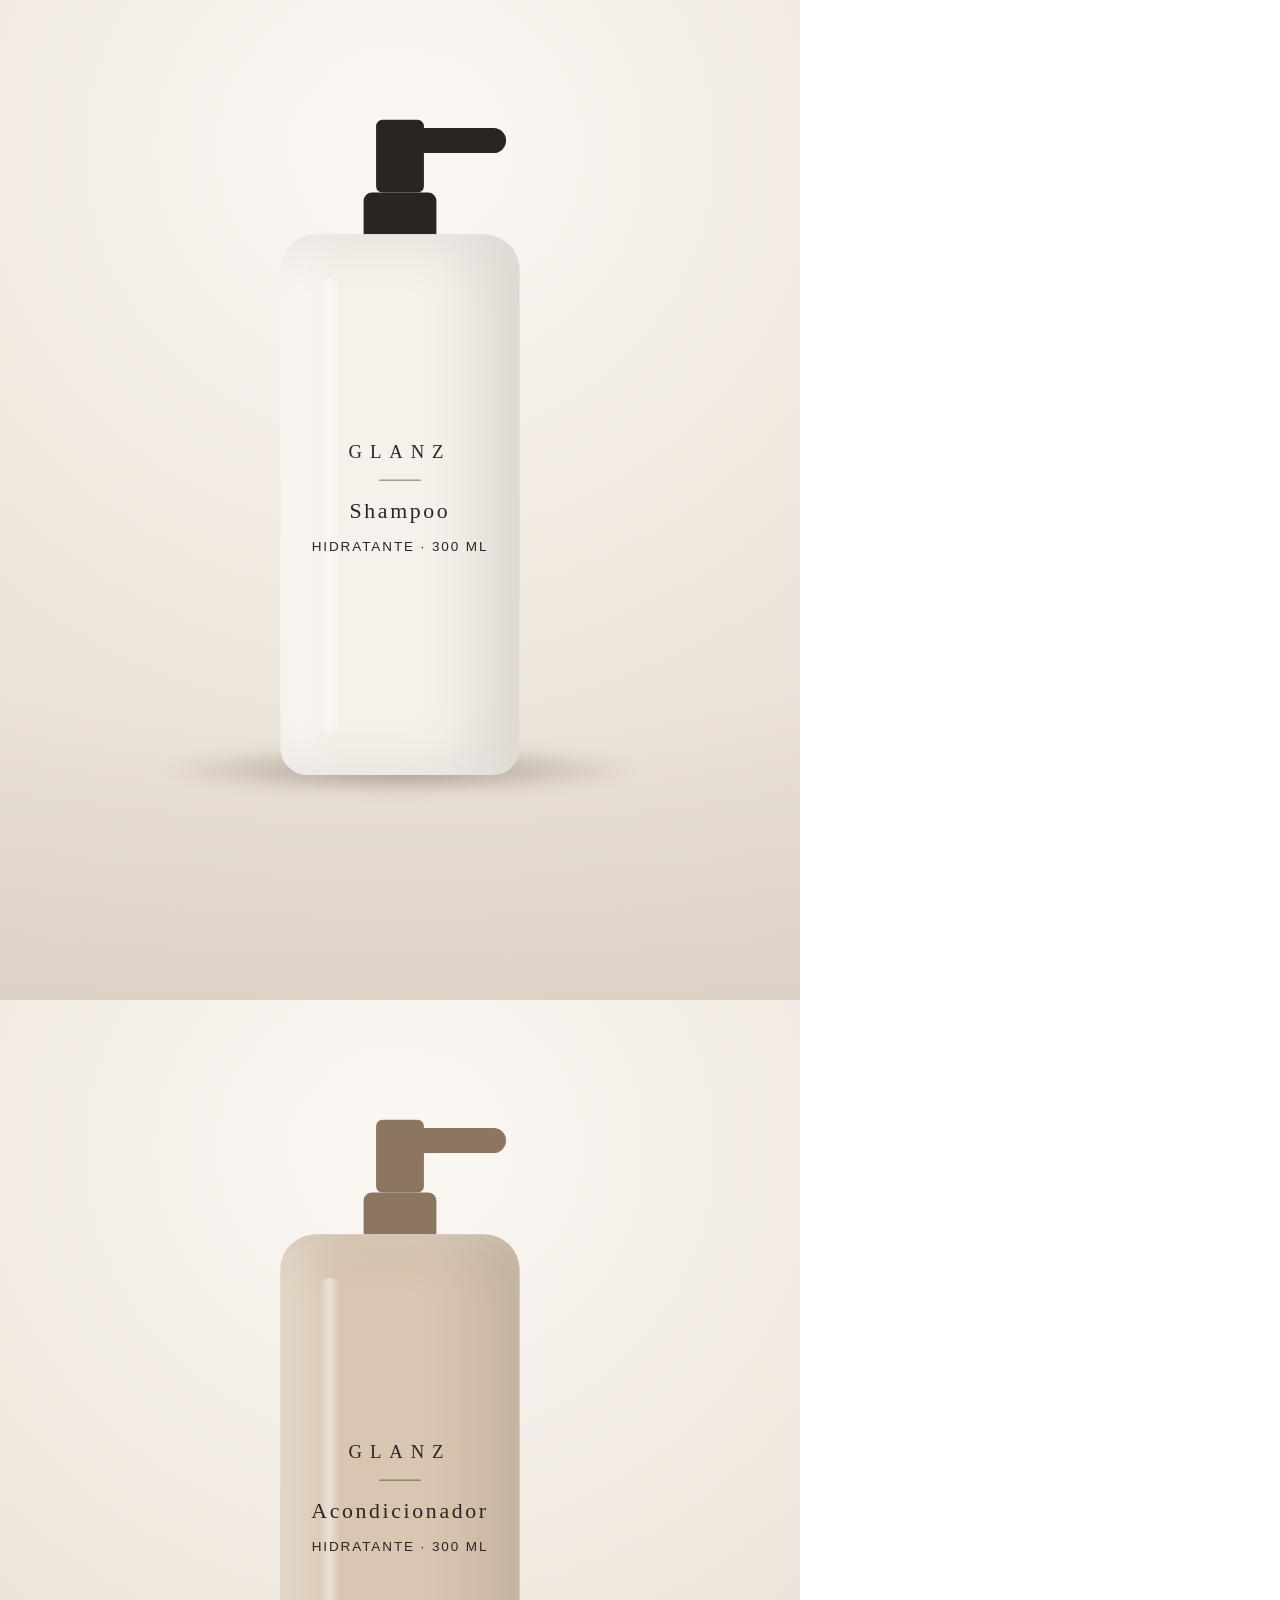
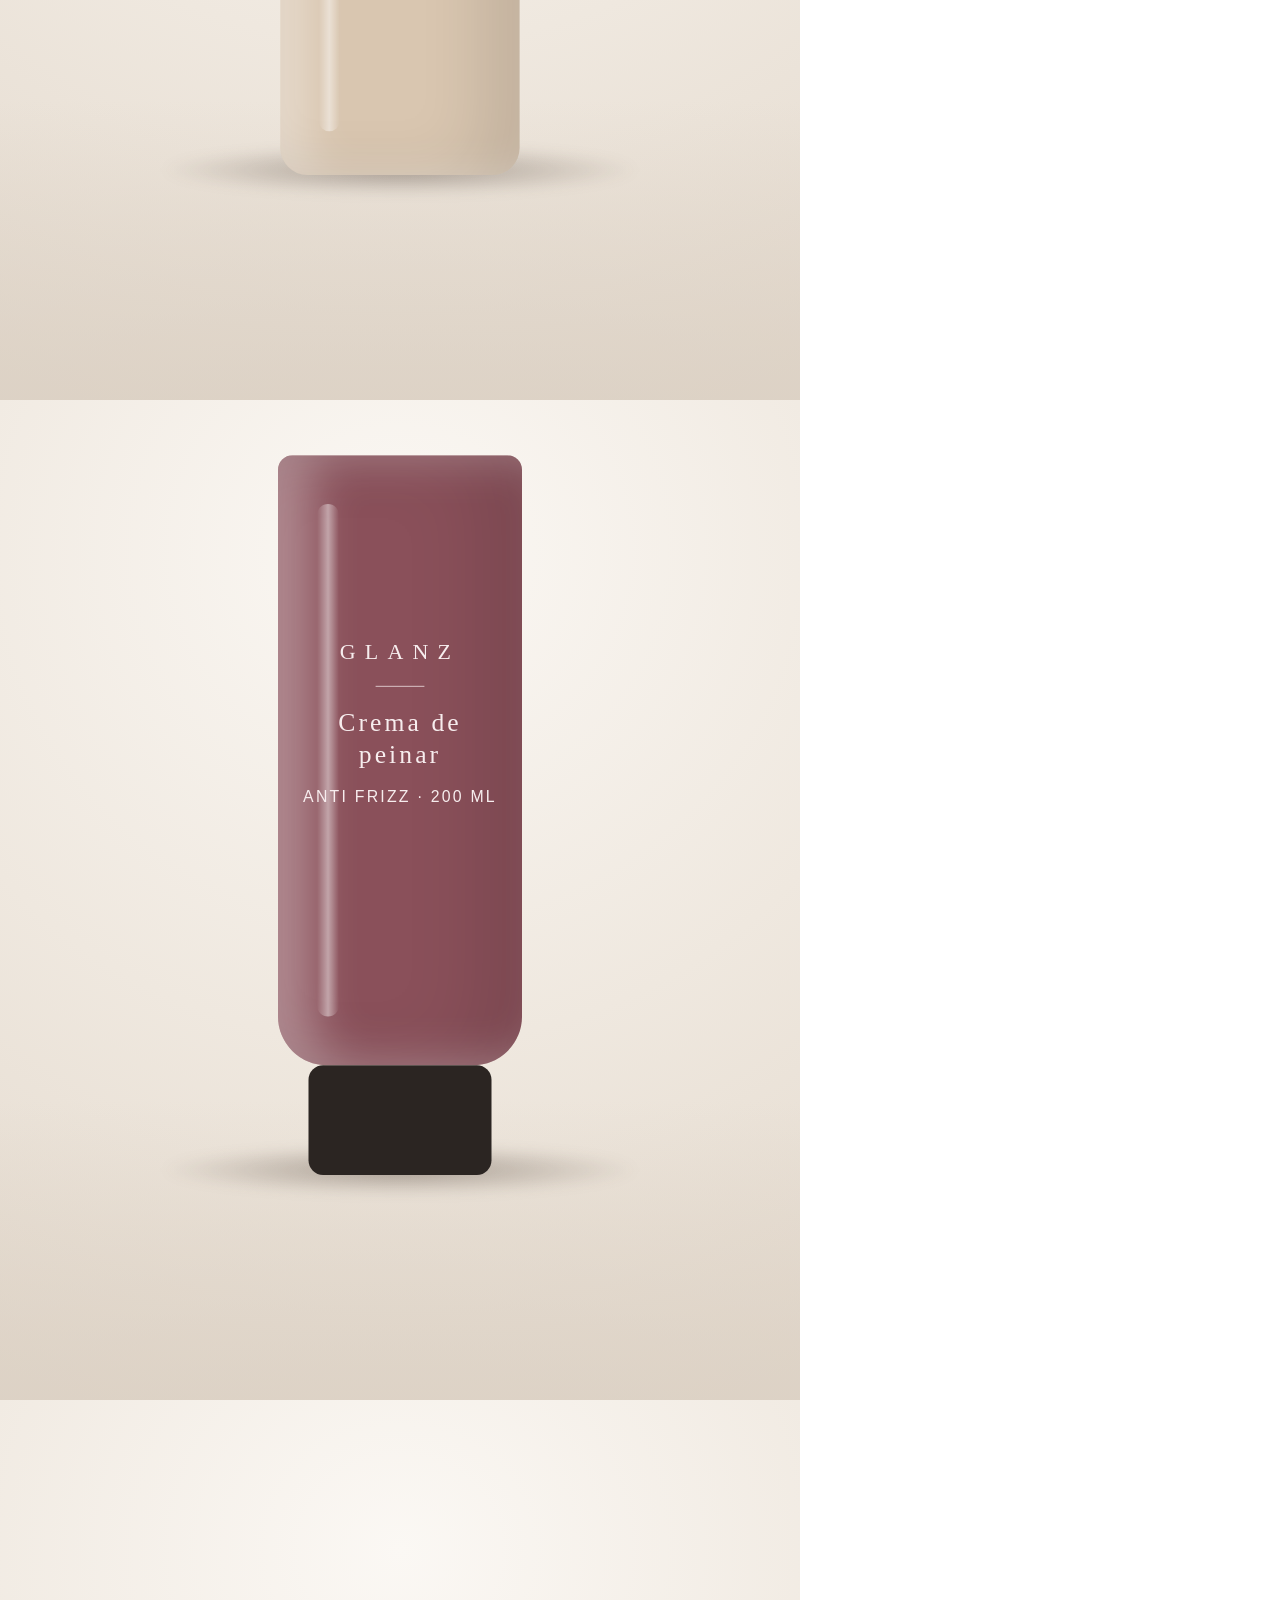
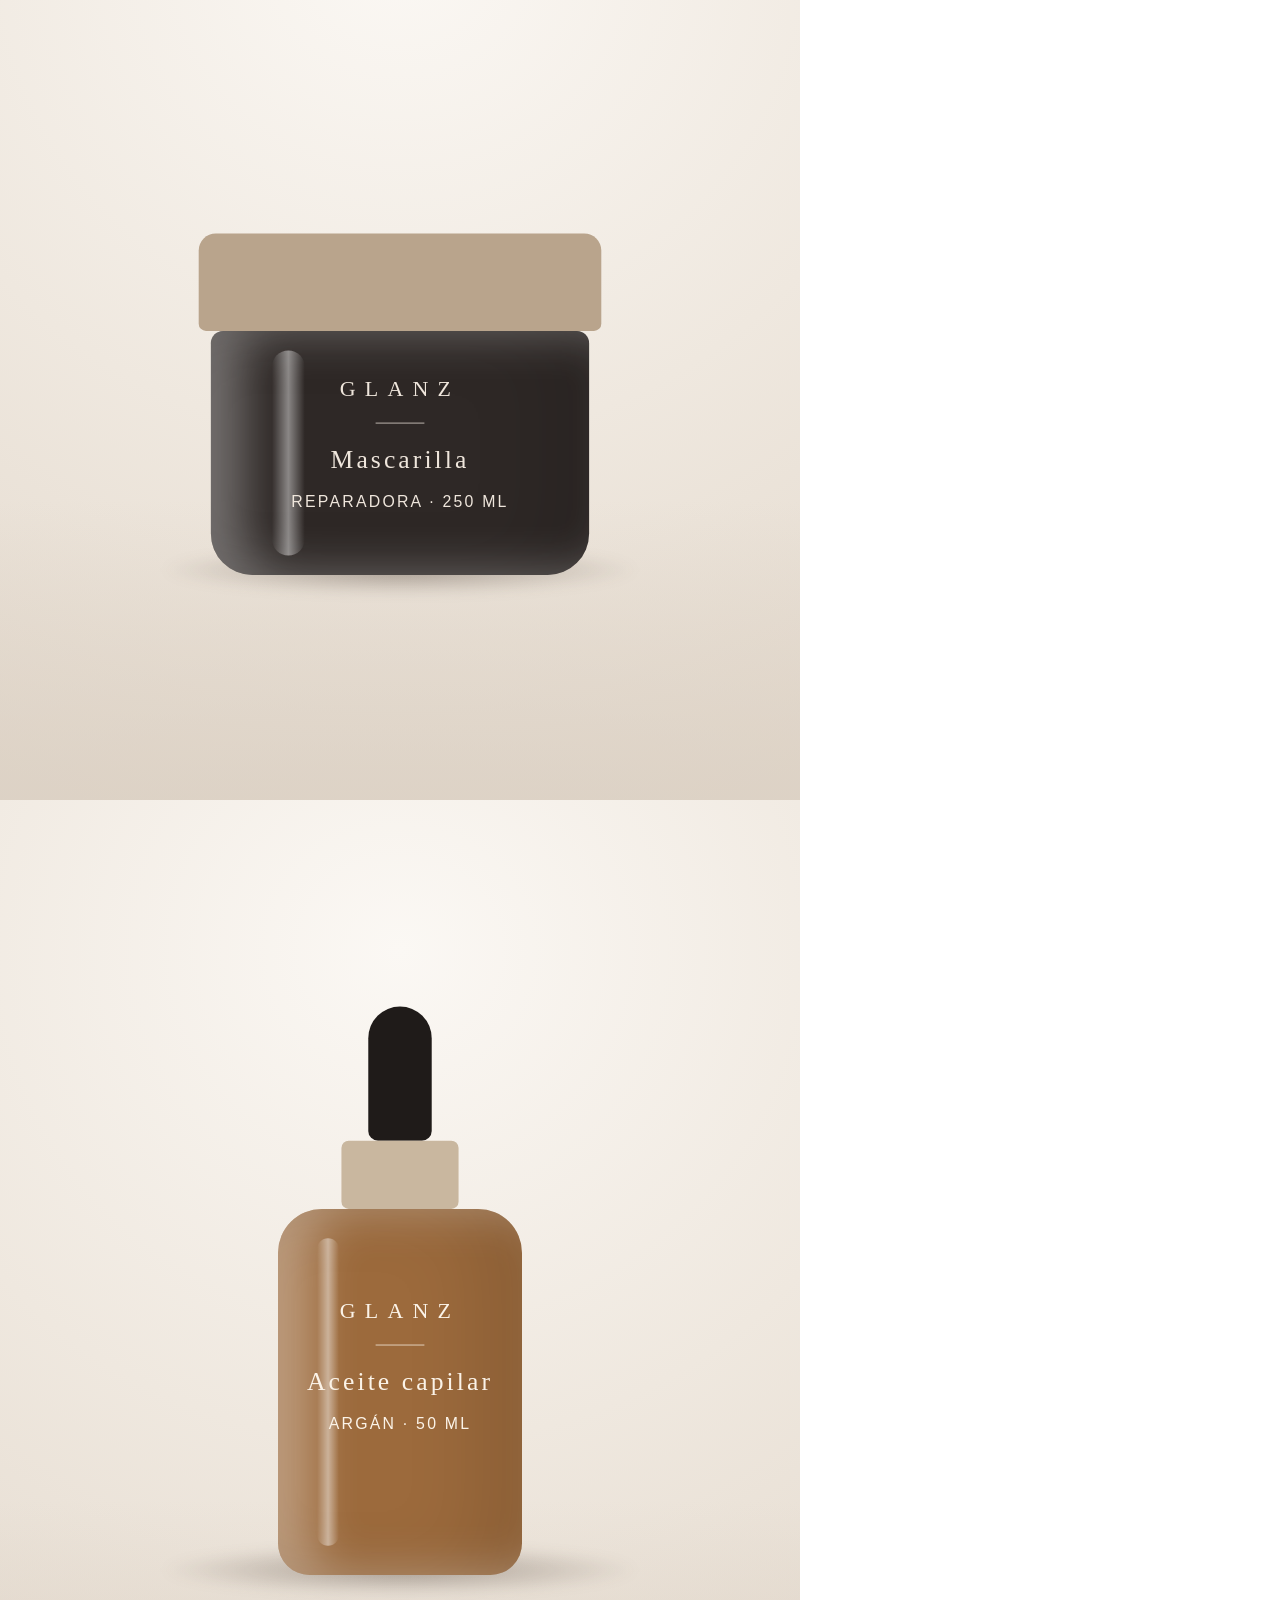
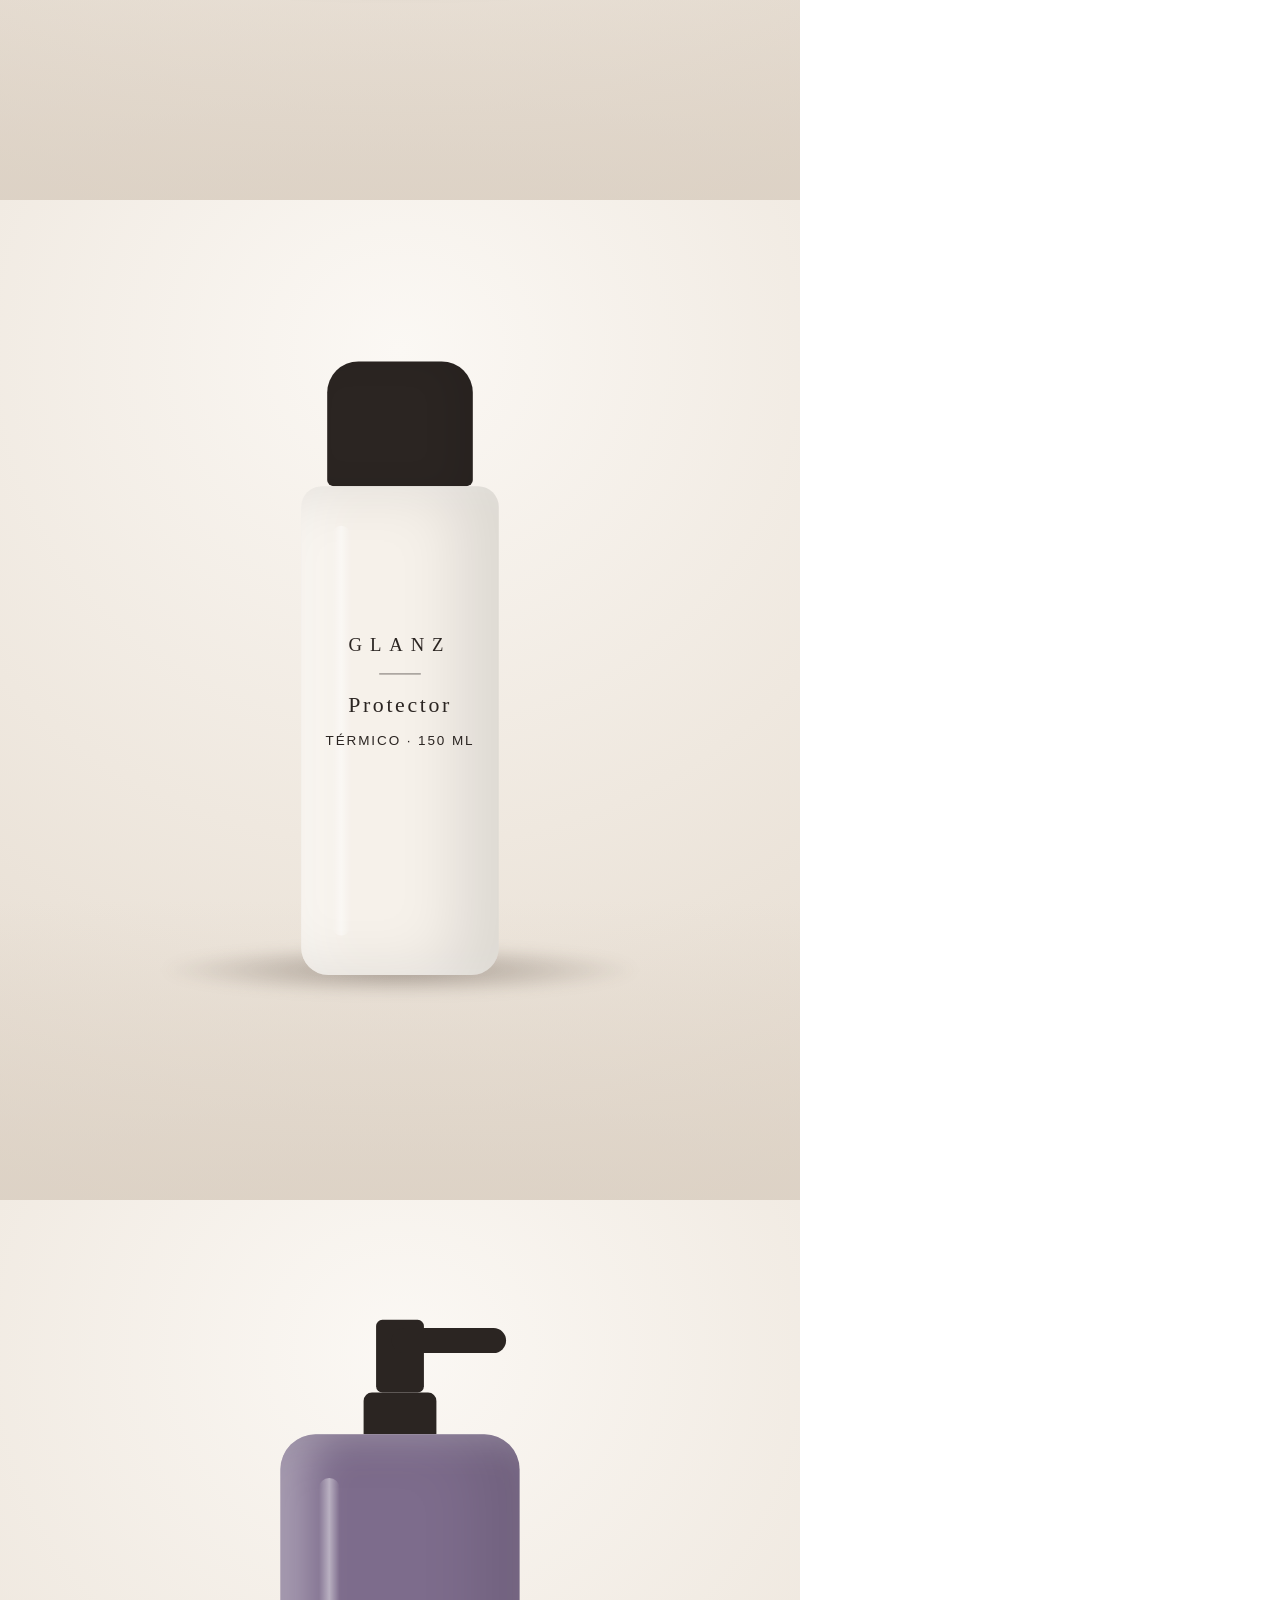
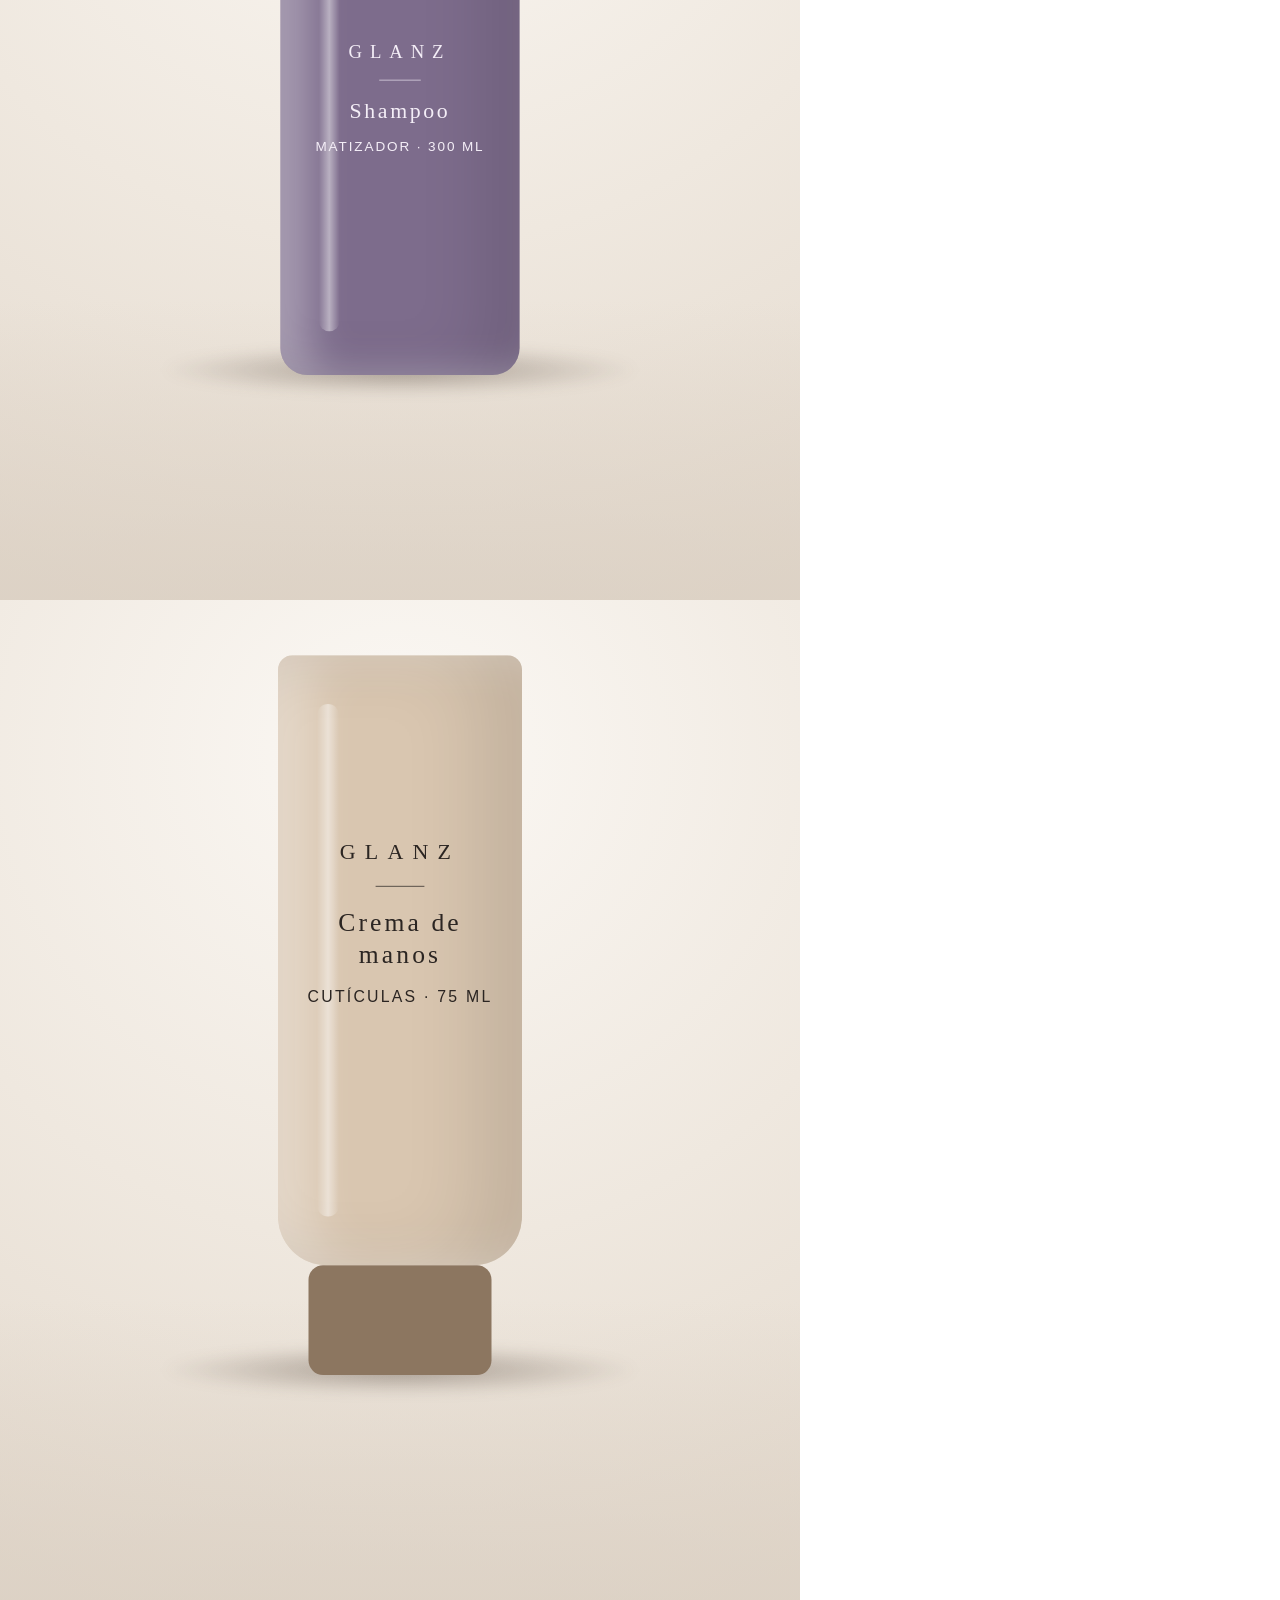
<file: tools/products.html>
<!doctype html>
<html><head><meta charset="utf-8">
<style>
/* Packshots de producto para el prototipo (se capturan con tools/build_products.js) */
body{margin:0;font-family:Georgia,"Times New Roman",serif}
.shot{width:800px;height:1000px;position:relative;overflow:hidden;
  background:radial-gradient(120% 90% at 50% 15%, #FBF8F4 0%, #EFE8DF 55%, #E4DACE 100%)}
.shot::after{content:"";position:absolute;left:0;right:0;bottom:0;height:300px;background:linear-gradient(#0000,#d9cec1aa)}
.floor{position:absolute;left:50%;bottom:205px;transform:translateX(-50%);width:480px;height:50px;border-radius:50%;
  background:radial-gradient(closest-side, rgba(60,45,35,.38), rgba(60,45,35,0));filter:blur(6px);z-index:1}
.obj{position:absolute;left:50%;bottom:225px;transform:translateX(-50%) scale(1.22);transform-origin:50% 100%;z-index:2}
.body{position:relative;border-radius:34px 34px 26px 26px;box-shadow:inset -38px 0 60px rgba(0,0,0,.10), inset 26px 0 40px rgba(255,255,255,.35)}
.body::before{content:"";position:absolute;top:8%;bottom:8%;left:16%;width:9%;border-radius:20px;background:linear-gradient(90deg,#fff0,#ffffff70,#fff0)}
.label{position:absolute;left:0;right:0;text-align:center;letter-spacing:.12em;font-size:21px;line-height:1.25;padding:0 14px}
.label b{display:block;font-weight:400;letter-spacing:.42em;font-size:18px}
.label small{display:block;font-family:Helvetica,Arial,sans-serif;font-size:13px;letter-spacing:.14em;margin-top:14px;white-space:nowrap;text-transform:uppercase}
.label i{display:block;width:40px;height:1px;background:currentColor;margin:16px auto;opacity:.6}
/* tipos */
.obj.pump,.obj.spray{transform:translateX(-50%) scale(1.04)}
.pump .body{width:230px;height:520px}
.pump .neck{width:70px;height:40px;margin:0 auto;border-radius:8px 8px 0 0}
.pump .head{width:46px;height:70px;margin:0 auto;border-radius:6px}
.pump .nozzle{position:absolute;top:8px;left:50%;width:110px;height:24px;border-radius:12px;margin-left:-8px}
.tube .body{width:200px;height:500px;border-radius:12px 12px 40px 40px;clip-path:polygon(0 0,100% 0,100% 100%,0 100%)}
.tube .cap{width:150px;height:90px;margin:0 auto;border-radius:12px}
.tube .stack{display:flex;flex-direction:column-reverse}
.jar .lid{width:330px;height:80px;border-radius:14px 14px 6px 6px;margin:0 auto}
.jar .body{width:310px;height:200px;margin:0 auto;border-radius:10px 10px 34px 34px}
.drop .bulb{width:52px;height:110px;margin:0 auto;border-radius:26px 26px 8px 8px}
.drop .collar{width:96px;height:56px;margin:0 auto;border-radius:6px}
.drop .body{width:200px;height:300px;border-radius:36px 36px 26px 26px}
.spray .cap{width:140px;height:120px;margin:0 auto;border-radius:30px 30px 6px 6px}
.spray .body{width:190px;height:470px;border-radius:20px 20px 26px 26px}
</style></head><body>
<div id="out"></div>
<script>
const P = {
  cream:{body:"#F6F1EA",ink:"#2B2522",cap:"#2B2522"},
  ink:{body:"#2E2826",ink:"#EFE6DC",cap:"#B9A48C"},
  mauve:{body:"#8A505A",ink:"#F7EDEE",cap:"#2B2522"},
  sand:{body:"#D9C6B0",ink:"#2B2522",cap:"#8C7660"},
  amber:{body:"#9C6A3C",ink:"#FBF3E8",cap:"#1F1B19"},
  lilac:{body:"#7D6C8C",ink:"#F4EEF7",cap:"#2B2522"},
};
const items = [
  ["shampoo-hidratante","pump","cream","Shampoo","Hidratante · 300 ml"],
  ["acondicionador","pump","sand","Acondicionador","Hidratante · 300 ml"],
  ["crema-peinar","tube","mauve","Crema de peinar","Anti frizz · 200 ml"],
  ["mascarilla","jar","ink","Mascarilla","Reparadora · 250 ml"],
  ["aceite-argan","drop","amber","Aceite capilar","Argán · 50 ml"],
  ["protector-termico","spray","cream","Protector","Térmico · 150 ml"],
  ["shampoo-matizador","pump","lilac","Shampoo","Matizador · 300 ml"],
  ["crema-manos","tube","sand","Crema de manos","Cutículas · 75 ml"],
];
const lab = (c,t,s,top) => `<div class="label" style="color:${c.ink};top:${top}"><b>GLANZ</b><i></i>${t.replace(/ /g,"&nbsp;").replace("&nbsp;de&nbsp;"," de ")}<small>${s}</small></div>`;
document.getElementById("out").innerHTML = items.map(([id,type,pal,t,s]) => {
  const c=P[pal]; let o="";
  if(type==="pump") o=`<div class="nozzle" style="background:${c.cap}"></div><div class="head" style="background:${c.cap}"></div><div class="neck" style="background:${c.cap}"></div><div class="body" style="background:${c.body}">${lab(c,t,s,"38%")}</div>`;
  if(type==="tube") o=`<div class="body" style="background:${c.body}">${lab(c,t,s,"30%")}</div><div class="cap" style="background:${c.cap}"></div>`;
  if(type==="jar") o=`<div class="lid" style="background:${c.cap}"></div><div class="body" style="background:${c.body}">${lab(c,t,s,"18%")}</div>`;
  if(type==="drop") o=`<div class="bulb" style="background:${c.cap}"></div><div class="collar" style="background:#C9B79F"></div><div class="body" style="background:${c.body}">${lab(c,t,s,"24%")}</div>`;
  if(type==="spray") o=`<div class="cap" style="background:${c.cap};box-shadow:inset -20px 0 30px rgba(0,0,0,.08)"></div><div class="body" style="background:${c.body}">${lab(c,t,s,"30%")}</div>`;
  return `<div class="shot" id="${id}"><div class="floor"></div><div class="obj ${type}">${o}</div></div>`;
}).join("");
</script></body></html>
</file>
